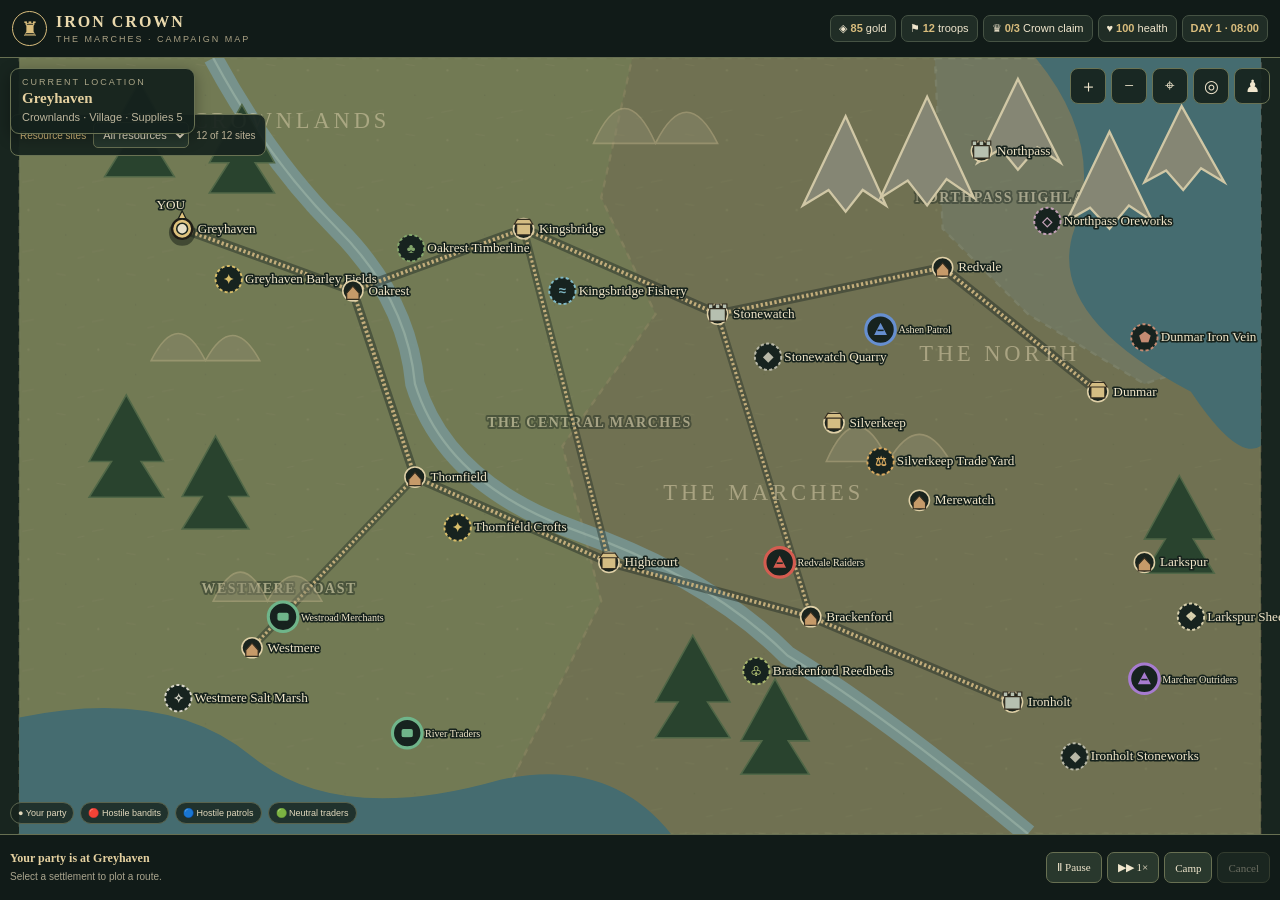
<file: index.html>
<!doctype html>
<html lang="en">
<head>
<meta charset="utf-8">
<meta name="viewport" content="width=device-width,initial-scale=1,maximum-scale=1,user-scalable=no">
<meta name="theme-color" content="#18251f">
<meta name="mobile-web-app-capable" content="yes">
<meta name="apple-mobile-web-app-capable" content="yes">
<meta name="apple-mobile-web-app-status-bar-style" content="black-translucent">
<meta name="apple-mobile-web-app-title" content="IRON CROWN">
<link rel="manifest" href="./manifest.webmanifest">
<link rel="icon" type="image/svg+xml" href="./icon.svg">
<link rel="apple-touch-icon" href="./icon.svg">
<title>IRON CROWN — The Marches</title>
<link rel="stylesheet" href="./styles/main.css">
<link rel="stylesheet" href="./styles/battle.css">

</head>
<body>
<div id="app">
<header class="top">
 <div class="brand"><div class="sigil">♜</div><div><strong>IRON CROWN</strong><small>THE MARCHES · CAMPAIGN MAP</small></div></div>
 <div class="stats"><div class="stat">◈ <b id="gold">85</b> gold</div><div class="stat">⚑ <b id="troops">12</b> troops</div><div class="stat">♛ <b id="crownProgress">0/3</b> Crown claim</div><div class="stat hide">♥ <b id="health">100</b> health</div><div class="stat"><b id="clock">DAY 1 · 08:00</b></div></div>
</header>
<main class="main">
 <div class="map-wrap" id="mapWrap" tabindex="0" aria-label="Campaign map">
 <svg id="map" viewBox="0 0 1600 1000" aria-label="Interactive map of the Marches">
 <defs>
  <pattern id="grain" width="90" height="90" patternUnits="userSpaceOnUse"><circle cx="12" cy="16" r="1.4" fill="#e4d5a9" opacity=".12"/><circle cx="60" cy="48" r="1" fill="#19251c" opacity=".12"/><path d="M4 70l15 -3M48 8l12 2M75 78l9 -2" stroke="#e4d5a9" opacity=".07"/></pattern>
  <pattern id="fields" width="38" height="38" patternUnits="userSpaceOnUse"><path d="M0 32L32 0M10 38L38 10" stroke="#b8a36e" stroke-width="1" opacity=".16"/></pattern>
 </defs>
 <g id="world">
  <rect width="1600" height="1000" fill="#687553"/><rect width="1600" height="1000" fill="url(#grain)"/>
  <path d="M0 0H790L750 180 820 330 700 500 750 700 600 1000H0Z" fill="#b79b62" opacity=".13" stroke="#d3bd82" stroke-dasharray="9 8" stroke-width="3"/>
  <path d="M790 0H1600V1000H600L750 700 700 500 820 330 750 180Z" fill="#a55e4d" opacity=".13" stroke="#d08b70" stroke-dasharray="9 8" stroke-width="3"/>
  <path d="M1180 0H1600V370L1450 420 1300 330 1190 220Z" fill="#7796a1" opacity=".18" stroke="#a9c2c8" stroke-dasharray="9 8" stroke-width="3"/>
  <path d="M0 850Q190 810 300 900T620 930Q760 900 840 1000H0Z" fill="#456c70"/><path d="M1310 0Q1400 110 1360 220T1510 430Q1570 520 1600 500V0Z" fill="#456c70"/>
  <path d="M250 0Q320 130 410 220T510 420Q550 550 720 610T990 770Q1120 850 1300 1000" fill="none" stroke="#78999a" stroke-width="25" opacity=".8"/>
  <path d="M250 0Q320 130 410 220T510 420Q550 550 720 610T990 770Q1120 850 1300 1000" fill="none" stroke="#b1c8b6" stroke-width="3" opacity=".4"/>
  <g id="terrain"></g>
  <g id="regionLandmarks" aria-hidden="true" pointer-events="none">
   <text x="335" y="690" class="region-landmark">WESTMERE COAST</text>
   <text x="735" y="475" class="region-landmark">THE CENTRAL MARCHES</text>
   <text x="1285" y="185" class="region-landmark">NORTHPASS HIGHLANDS</text>
  </g>
  <g id="roads">
   <path d="M210 220L430 300L650 220L900 330L1190 270L1390 430" stroke="#263128" stroke-width="12" fill="none" opacity=".5"/>
   <path d="M210 220L430 300L650 220L900 330L1190 270L1390 430" stroke="#c2ad7b" stroke-width="5" fill="none" stroke-dasharray="3 3"/>
   <path d="M430 300L510 540L760 650L1020 720L1280 830" stroke="#263128" stroke-width="12" fill="none" opacity=".5"/>
   <path d="M430 300L510 540L760 650L1020 720L1280 830" stroke="#c2ad7b" stroke-width="5" fill="none" stroke-dasharray="3 3"/>
   <path d="M650 220L760 650M900 330L1020 720M510 540L300 760" stroke="#263128" stroke-width="10" fill="none" opacity=".45"/>
   <path d="M650 220L760 650M900 330L1020 720M510 540L300 760" stroke="#c2ad7b" stroke-width="4" fill="none" stroke-dasharray="3 3"/>
  </g>
  <g id="hills" fill="#8b896b" stroke="#c1b38b" stroke-width="2" opacity=".48">
   <path d="M170 390q35 -70 70 0q35 -65 70 0z"/><path d="M740 110q40 -90 80 0q40 -80 80 0z"/><path d="M1040 520q40 -90 80 0q40 -70 80 0z"/><path d="M250 700q35 -75 70 0q35 -65 70 0z"/>
  </g>
  <g id="mountains" fill="#858674" stroke="#d0c7a5" stroke-width="3">
   <path d="M1010 190l55 -115 52 115-30 -20-22 28-22 -28z"/><path d="M1110 180l60 -130 60 130-35 -24-25 34-25 -32z"/><path d="M1235 135l52 -108 55 108-30 -20-25 29-22 -27z"/><path d="M1350 210l55 -115 55 115-30 -20-25 30-25 -27z"/><path d="M1450 160l48 -98 55 98-30 -18-23 28-22 -25z"/>
  </g>
  <g id="forest" fill="#29432e" stroke="#506747" stroke-width="2">
   <path d="M110 110l45 -80 45 80h-27l27 43h-90l27 -43z"/><path d="M245 135l42 -75 42 75h-25l25 39h-84l25 -39z"/><path d="M90 520l48 -86 48 86h-29l29 46H90l29 -46z"/><path d="M210 565l43 -78 43 78h-26l26 42h-86l26 -42z"/>
   <path d="M820 830l48 -86 48 86h-29l29 46h-96l29 -46z"/><path d="M930 880l44 -80 44 80h-27l27 43h-88l27 -43z"/><path d="M1450 620l45 -82 45 82h-27l27 44h-90l27 -44z"/>
  </g>
  <g fill="#e2d5b1" opacity=".5" font-family="Georgia" font-size="29" letter-spacing="5"><text x="140" y="90">THE CROWNLANDS</text><text x="830" y="570">THE MARCHES</text><text x="1160" y="390">THE NORTH</text></g>
  <g id="roadParties"></g><g id="resourceSites"></g><g id="settlements"></g><g id="route"></g><g id="discoveries"></g><g id="player"></g>
 </g></svg>
 </div>
 <div class="resource-filter" aria-label="Map resource filters"><label for="resourceFilter">Resource sites</label><select id="resourceFilter"><option value="all">All resources</option><option value="grain">Grain</option><option value="timber">Timber</option><option value="fish">Fish</option><option value="stone">Stone</option><option value="salt">Salt</option><option value="reeds">Reeds</option><option value="iron">Iron</option><option value="ore">Ore</option><option value="wool">Wool</option><option value="trade">Trade</option></select><span id="resourceCount" aria-live="polite">12 of 12 sites</span></div>
 <div class="hud"><div class="eyebrow">Current location</div><strong id="currentName">Greyhaven</strong><span id="currentSub">Crownlands · Village</span></div>
 <div class="tools"><button class="tool" id="zoomIn" aria-label="Zoom in">＋</button><button class="tool" id="zoomOut" aria-label="Zoom out">−</button><button class="tool" id="center" aria-label="Center map">⌖</button><button class="tool" id="roamMode" aria-label="Toggle off-road destination">◎</button><button class="tool company-tool" id="companyButton" aria-label="Open company roster" title="Company roster">♟</button><button class="tool explore-tool" id="explore" aria-label="Explore nearby location" title="Explore nearby location">⚑</button></div>
 <div class="legend"><span>● Your party</span><span>🔴 Hostile bandits</span><span>🔵 Hostile patrols</span><span>🟢 Neutral traders</span></div>
 <section class="drawer" id="drawer">
  <div class="drawer-head"><div><div class="eyebrow" id="kindLabel">Settlement</div><h2 id="placeName">Greyhaven</h2><span class="tag" id="placeTag">Village</span></div><button class="close" id="close">×</button></div>
  <p id="description"></p><div class="row"><span>Kingdom</span><b id="faction"></b></div><div class="row"><span>Prosperity</span><b id="prosperity"></b></div><div class="row"><span>Garrison</span><b id="garrison"></b></div><div class="row"><span>Distance</span><b id="distance"></b></div>
  <div class="row"><span>Political standing</span><b id="houseStanding">No audience held</b></div><button class="action" id="audience" style="width:100%;margin-top:7px;display:none">Request noble audience</button>
  <button class="action primary" id="travel" style="width:100%;margin-top:12px">Travel here</button><button class="action" id="visit" style="width:100%;margin-top:7px">Visit settlement</button>
 </section>
 <section class="resource-panel" id="resourcePanel" role="region" aria-labelledby="resourcePanelName" aria-hidden="true">
  <div class="drawer-head"><div><div class="eyebrow">Resource site</div><h2 id="resourcePanelName">Resource site</h2><span class="tag" id="resourcePanelType">Type</span></div><button class="close" id="resourcePanelClose" aria-label="Close resource information">×</button></div>
  <p id="resourcePanelDescription"></p>
  <div class="row"><span>Availability</span><b id="resourcePanelAvailability"></b></div>
  <div class="row"><span>Nearest settlement</span><b id="resourcePanelNear"></b></div>
  <div class="row"><span>Site stock</span><b id="resourcePanelStock">—</b></div>
  <div class="row"><span>Carried material</span><b id="resourcePanelOwned">—</b></div>
  <div class="row"><span>Distance</span><b id="resourcePanelDistance">—</b></div>
  <p id="resourcePanelStatus" class="resource-status" aria-live="polite" aria-atomic="true"></p>
  <div class="resource-actions"><button type="button" class="action primary" id="resourceGather" disabled>Gather materials</button><button type="button" class="action" id="resourceTravel" disabled>Travel to site</button></div>
  <p class="resource-note">Gather up to 3 units per hour within 45 map units. Carrying capacity: 99 per material. Trade yards are not gatherable.</p>
 </section>
 <section class="town-panel" id="townPanel" aria-labelledby="townTitle" aria-hidden="true">
  <div class="town-head"><div><div class="eyebrow">Settlement activities</div><h2 id="townTitle">Greyhaven</h2><p id="townDescription"></p></div><button class="close" id="townClose" aria-label="Leave settlement">×</button></div>
  <div class="town-balance"><span>Gold <b id="townGold">0</b></span><span>Supplies <b id="townSupplies">0</b></span><span>Troops <b id="townTroops">0</b></span></div>
  <div class="town-section"><h3>Marketplace</h3><p>Buy provisions for the road or sell surplus supplies.</p><div class="town-actions"><button class="action primary" id="buySupplies">Buy 5 supplies · 10 gold</button><button class="action" id="sellSupplies">Sell 5 supplies · 5 gold</button></div></div>
  <div class="town-section" id="recruitSection"><h3>Recruitment</h3><p>Hire one available soldier for 10 gold.</p><button class="action" id="recruitSoldier">Recruit 1 soldier · 10 gold</button><div class="named-recruit-section" id="namedRecruitSection" style="display:none"><h4>Notable companions &amp; specialists</h4><p>Notable people may join your company for a negotiated price. Each person can be recruited only once.</p><div id="namedRecruitList" class="named-recruit-list"></div></div></div>
  <div class="town-section" id="blacksmithSection" style="display:none"><h3>Blacksmith</h3><p>Choose equipment for your company. Each item can only be purchased once.</p><div class="town-actions"><button class="action" id="buy-worn-sword">Worn sword · 18 gold</button><button class="action" id="buy-iron-sword">Iron sword · 35 gold</button><button class="action" id="buy-padded-armour">Padded armour · 28 gold</button><button class="action" id="buy-round-shield">Round shield · 25 gold</button></div></div>
  <div class="town-section"><h3>Inventory &amp; equipment</h3><p id="equipmentStats">Equipment bonuses · Attack +1 · Defence +1</p><div id="inventoryList" class="inventory-list"></div></div>
  <div class="town-section"><h3>Tavern</h3><p>Rest for an hour and recover some health. Costs 5 gold.</p><button class="action" id="tavernRest">Rest at the tavern · 5 gold</button></div>
  <p class="town-note" id="townNote" aria-live="polite">Your business here will be recorded in your campaign.</p>
 </section>
 <section class="town-panel company-panel" id="companyPanel" aria-labelledby="companyTitle" aria-hidden="true">
  <div class="town-head"><div><div class="eyebrow">Your company</div><h2 id="companyTitle">Party &amp; companions</h2><p>Assign named recruits to the active party. Generic soldiers remain a separate troop count.</p></div><button class="close" id="companyClose" aria-label="Close company roster">×</button></div>
  <div class="town-balance"><span>Active party <b id="activePartyCount">0/4</b></span><span>Named roster <b id="rosterCount">0</b></span><span>Generic troops <b id="companyTroops">12</b></span></div>
  <div class="town-section"><h3>Active party</h3><p>Up to four named characters can travel with your active company.</p><div id="activePartyList" class="named-recruit-list"></div></div>
  <div class="town-section"><h3>Available recruits</h3><p>Characters not currently assigned to the active party.</p><div id="availablePartyList" class="named-recruit-list"></div></div>
  <div class="town-section"><h3>Daily companion pay</h3><p>Pay 5 gold per active named companion once each campaign day. Coin-motivated companions value reliable pay especially highly.</p><button type="button" class="action" id="payCompanions" aria-describedby="companyNote" disabled>Pay active companions · 5 gold each</button></div>
  <div class="town-section"><h3>Camp training</h3><p>Train active named companions while camped. Training costs 2 supplies and advances campaign time by one hour.</p><button type="button" class="action" id="trainCompanions" aria-describedby="companyNote" disabled>Train active companions · 2 supplies</button></div>
  <p class="town-note" id="companyNote" aria-live="polite">Named active-party characters take part in hostile encounters. Train them at camp; rest for two hours to recover wounded companions before reassigning them.</p>
 </section>

 <div class="toast" id="toast"></div>
</main>
 <section id="battleOverlay" class="battle-overlay" aria-hidden="true" hidden>
  <div class="battle-dialog" role="dialog" aria-modal="true" aria-labelledby="battleTitle">
   <header class="battle-header">
    <div><div class="eyebrow">Hostile encounter</div><h2 id="battleTitle">Battle at the frontier</h2><p id="battleSubtitle">Lead your companions and hold the line.</p></div>
    <div class="battle-header-actions"><button type="button" id="battlePause" class="battle-pause" aria-pressed="false">Pause battle</button><button type="button" id="battleRetreat" class="battle-retreat">Retreat</button></div>
   </header>
   <div class="battle-stats" aria-label="Battle status">
    <div><span>Commander</span><b id="battleHeroHealth">100/100</b></div>
    <div><span>Warband</span><b id="battleFriendlyCount">0</b></div>
    <div><span>Hostiles</span><b id="battleEnemyCount">0</b></div>
    <div><span>Order</span><b id="battleOrder">Advance</b></div>
   </div>
   <div class="battle-stage"><canvas id="battleCanvas" width="1000" height="620" tabindex="0" role="img" aria-label="Battlefield view. Use WASD or arrow keys to move and Space to attack."></canvas></div>
   <div class="battle-controls">
    <div class="battle-pad" role="group" aria-label="Commander movement">
     <span aria-hidden="true"></span><button type="button" data-battle-move="up" aria-label="Move up">▲</button><span aria-hidden="true"></span>
     <button type="button" data-battle-move="left" aria-label="Move left">◀</button><button type="button" data-battle-move="down" aria-label="Move down">▼</button><button type="button" data-battle-move="right" aria-label="Move right">▶</button>
    </div>
    <div class="battle-actions" role="group" aria-label="Battle commands">
     <button type="button" id="battleAttack" class="battle-primary">Attack</button>
     <button type="button" data-battle-order="advance">Advance</button>
     <button type="button" data-battle-order="hold">Hold</button>
     <button type="button" data-battle-order="regroup">Regroup</button>
    </div>
   </div>
   <p id="battleMessage" class="battle-message" aria-live="polite">Use WASD or arrow keys to move. Space attacks.</p>
   <section id="battleResult" class="battle-result" aria-labelledby="battleResultTitle" hidden>
    <h3 id="battleResultTitle">Victory</h3><p id="battleResultText"></p>
    <button type="button" id="battleContinue" class="battle-primary">Return to campaign</button>
   </section>
  </div>
 </section>
<footer class="bottom"><div class="travel"><b id="travelTitle">Your party is at Greyhaven</b><small id="travelSub">Select a settlement to plot a route.</small></div><div class="actions"><button class="action" id="pause">Ⅱ Pause</button><button class="action" id="speed">▶▶ 1×</button><button class="action" id="camp">Camp</button><button class="action camp-rest" id="rest">Rest 2h</button><button class="action" id="cancel" disabled>Cancel</button></div></footer>
</div>
<script src="./js/data/world.js" defer></script>
<script src="./js/data/items.js" defer></script>
<script src="./js/data/recruits.js" defer></script>
<script src="./js/characters/campaign-roster.js" defer></script>
<script src="./js/characters/party.js" defer></script>
<script src="./js/characters/recruitment.js" defer></script>
<script src="./js/characters/campaign-recruitment.js" defer></script>
<script src="./js/core/campaign-time.js" defer></script>
<script src="./js/core/campaign-resources.js" defer></script>
<script src="./js/core/state.js" defer></script>
<script src="./js/core/save.js" defer></script>
<script src="./js/engine/event-bus.js" defer></script>
<script src="./js/engine/registry.js" defer></script>
<script src="./js/engine/module-manager.js" defer></script>
<script src="./js/engine/engine.js" defer></script>
<script src="./js/battle/battle-simulation.js" defer></script>
<script src="./js/characters/loyalty.js" defer></script>
<script src="./js/characters/campaign-loyalty-adapter.js" defer></script>
<script src="./js/characters/campaign-loyalty-runtime.js" defer></script>
<script src="./js/characters/campaign-training.js" defer></script>
<script src="./js/characters/campaign-payment.js" defer></script>
<script src="./js/characters/campaign-battle.js" defer></script>
<script src="./js/battle/battle-view.js" defer></script>
<script src="./js/game.js" defer></script>

</body>
</html>
</file>
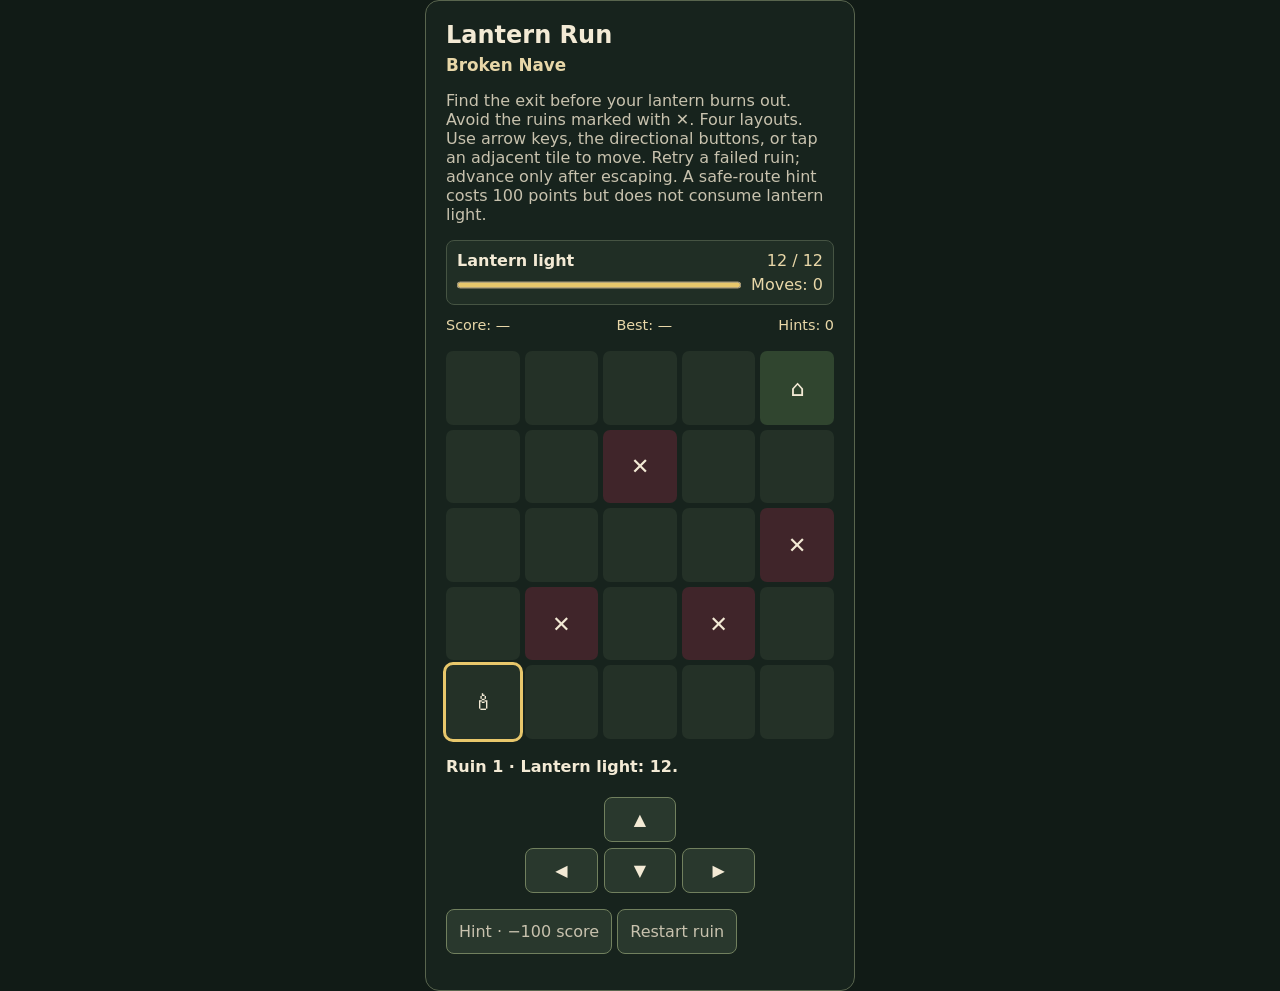
<file: side-game/lantern-run/index.html>
<!doctype html>
<html lang="en">
<head>
<meta charset="utf-8">
<meta name="viewport" content="width=device-width,initial-scale=1">
<title>Lantern Run</title>
<style>
body{margin:0;min-height:100vh;display:grid;place-items:center;background:#111b16;color:#f3ead5;font:16px system-ui,sans-serif}
main{box-sizing:border-box;width:min(92vw,430px);padding:20px;border:1px solid #59654e;border-radius:14px;background:#17231d}
h1{margin:0 0 6px;font-size:1.5rem}.level-name{margin:0 0 8px;color:#e8d7a8;font-size:1.05rem}p{color:#c8c2ae}
.grid{display:grid;grid-template-columns:repeat(5,1fr);gap:5px;margin:18px 0}
.grid:focus-visible{outline:3px solid #e8c76b;outline-offset:4px}
.cell{aspect-ratio:1;display:grid;place-items:center;border-radius:7px;background:#243127;font-size:1.4rem;cursor:pointer;touch-action:manipulation}
.player{outline:3px solid #e8c76b}.goal{background:#30452f}.trap{background:#40252a}
.controls{display:grid;grid-template-columns:repeat(3,1fr);gap:6px;max-width:230px;margin:auto}
.run-stats{display:grid;grid-template-columns:1fr auto;align-items:center;gap:5px 10px;margin:12px 0;padding:10px;border:1px solid #465443;border-radius:8px;background:#202e25}.run-stats label{font-weight:600}.run-stats progress{width:100%;height:14px;accent-color:#e8c76b}.run-stats output{font-variant-numeric:tabular-nums;color:#e8d7a8;text-align:right}.run-records{display:flex;justify-content:space-between;gap:8px;margin:8px 0;color:#e8d7a8;font-size:.9rem;font-variant-numeric:tabular-nums}.controls button,button{padding:12px;border:1px solid #71805e;border-radius:8px;background:#29382d;color:inherit;font:inherit;touch-action:manipulation}
.controls button:focus-visible,button:focus-visible{outline:3px solid #e8c76b;outline-offset:2px}
button:disabled{opacity:.5;cursor:not-allowed}
#status{min-height:2.5em;font-weight:600}
@media(max-width:360px){main{padding:14px}.grid{gap:3px}.cell{font-size:1.2rem}}
</style>
</head>
<body><main>
<h1>Lantern Run</h1>
<h2 id="levelName" class="level-name">Broken Nave</h2>
<p>Find the exit before your lantern burns out. Avoid the ruins marked with ✕. Four layouts. Use arrow keys, the directional buttons, or tap an adjacent tile to move. Retry a failed ruin; advance only after escaping. A safe-route hint costs 100 points but does not consume lantern light.</p>
<div class="run-stats" aria-label="Ruin status"><label for="lightMeter">Lantern light</label><output id="lightValue">12 / 12</output><progress id="lightMeter" max="12" value="12">12 of 12</progress><output id="moveCount">Moves: 0</output></div>
<div class="run-records" aria-label="Run records"><output id="scoreValue">Score: —</output><output id="bestScore">Best: —</output><output id="hintCount">Hints: 0</output></div>
<div id="grid" class="grid" role="grid" aria-label="Ruin board. Focus this board and use arrow keys to move." aria-rowcount="5" aria-colcount="5" tabindex="0" aria-keyshortcuts="ArrowUp ArrowDown ArrowLeft ArrowRight" aria-describedby="status"></div>
<div id="status" aria-live="polite" aria-atomic="true"></div>
<div class="controls" role="group" aria-label="Movement controls">
<span aria-hidden="true"></span><button data-move="up" aria-label="Move up">▲</button><span aria-hidden="true"></span>
<button data-move="left" aria-label="Move left">◀</button><button data-move="down" aria-label="Move down">▼</button><button data-move="right" aria-label="Move right">▶</button>
</div>
<p><button id="hint" aria-describedby="status" aria-label="Show a safe-route hint; costs 100 points">Hint · −100 score</button> <button id="restart">Restart ruin</button></p>
<script src="game-state.js"></script>
<script src="progress.js"></script>
<script>
(()=>{
'use strict';
const grid=document.getElementById('grid'),status=document.getElementById('status'),levelName=document.getElementById('levelName'),hintButton=document.getElementById('hint'),restartButton=document.getElementById('restart'),lightMeter=document.getElementById('lightMeter'),lightValue=document.getElementById('lightValue'),moveCount=document.getElementById('moveCount'),scoreValue=document.getElementById('scoreValue'),bestScore=document.getElementById('bestScore'),hintCount=document.getElementById('hintCount');
const api=window.LanternRunState;
let progress=null;
try{
 if(window.LanternRunProgress){
  try{progress=window.LanternRunProgress.create(window.localStorage)}
  catch(_){progress=window.LanternRunProgress.create(null)}
 }
}catch(_){progress=null}
if(!api){
 status.textContent='The game could not start. Reload the page to try again.';
 document.querySelectorAll('button[data-move]').forEach(button=>button.disabled=true);
 const hint=document.getElementById('hint');if(hint)hint.disabled=true;
 return;
}
let state,recordedForRun=false;
function message(s){
 const prefix='Ruin '+(s.level+1)+' · ';
 if(!s.ended)return prefix+'Lantern light: '+s.light+'.';
 if(s.outcome==='escaped')return prefix+'You escaped with '+Math.max(0,s.light)+' light remaining. Score: '+api.score(s)+'.';
 if(s.outcome==='trapped')return prefix+'The ruins close around your path. Run ended.';
 return prefix+'Your lantern goes dark. Run ended.';
}
function render(){
 const selectedLevelName=api.levelName(state.level);
 if(levelName&&levelName.textContent!==selectedLevelName)levelName.textContent=selectedLevelName;
 grid.replaceChildren();
 for(let y=0;y<api.SIZE;y++)for(let x=0;x<api.SIZE;x++){
  const cell=document.createElement('div'),kind=api.cellKind(x,y,state.level);
  cell.className='cell';cell.setAttribute('role','gridcell');cell.setAttribute('data-x',String(x));cell.setAttribute('data-y',String(y));
  cell.addEventListener('click',()=>{
   if(state.ended)return;
   const dx=x-state.x,dy=y-state.y;
   const direction=Math.abs(dx)+Math.abs(dy)===1?(dx===1?'right':dx===-1?'left':dy===1?'down':'up'):null;
   if(!direction){status.textContent='Tap an adjacent tile to move.';return;}
   move(direction);
  });
  if(kind==='goal'){cell.classList.add('goal');cell.textContent='⌂'}
  if(kind==='trap'){cell.classList.add('trap');cell.textContent='✕'}
  const isPlayer=x===state.x&&y===state.y;
  if(isPlayer){cell.classList.add('player');cell.textContent='🕯';cell.setAttribute('aria-current','location')}
  cell.setAttribute('aria-label',(isPlayer?'Your position, ':'')+api.cellLabel(x,y,state.level)+', row '+(y+1)+', column '+(x+1));
  grid.append(cell);
 }
 status.textContent=message(state);
 lightMeter.value=Math.max(0,Math.min(12,state.light));
 lightMeter.setAttribute('aria-valuetext',Math.max(0,state.light)+' of 12 lantern light remaining');
 lightValue.textContent=Math.max(0,state.light)+' / 12';
 moveCount.textContent='Moves: '+state.moves;
 hintCount.textContent='Hints: '+(Number.isInteger(state.hintsUsed)?state.hintsUsed:0);
 const score=api.score(state);
 scoreValue.textContent='Score: '+(score===null?'—':score);
 const best=progress?progress.best(state.level):null;
 bestScore.textContent='Best: '+(best===null?'—':best);
 if(state.ended&&state.outcome==='escaped'&&!recordedForRun){
  recordedForRun=true;
  const record=progress?progress.record(state.level,score):{updated:false,persisted:false};
  const currentBest=progress?progress.best(state.level):null;
  bestScore.textContent='Best: '+(currentBest===null?'—':currentBest);
  if(record.updated)status.textContent+=' '+(record.persisted?'New personal best saved: ':'New session best: ')+score+'.';
 }
 document.querySelectorAll('button[data-move]').forEach(button=>button.disabled=state.ended);
 hintButton.disabled=state.ended||!api.hint(state);
 restartButton.textContent=state.ended?(state.outcome==='escaped'?'Next ruin':'Try again'):'Restart ruin';
}
function reset(){
 let level=state?state.level:0;
 if(state&&state.ended&&state.outcome==='escaped')level=(state.level+1)%api.LEVEL_COUNT;
 recordedForRun=false;state=api.initial(level);render();
}
function move(dir){
 if(state.ended)return;
 const before=state;
 state=api.move(state,dir);
 if(state===before){status.textContent='The darkness blocks that way.';return;}
 render();
}
document.querySelectorAll('[data-move]').forEach(button=>button.addEventListener('click',()=>move(button.dataset.move)));
document.addEventListener('keydown',event=>{
 const target=event.target;
 if(event.defaultPrevented||event.altKey||event.ctrlKey||event.metaKey||target.isContentEditable||/^(INPUT|TEXTAREA|SELECT|BUTTON)$/.test(target.tagName))return;
 const direction={ArrowUp:'up',ArrowDown:'down',ArrowLeft:'left',ArrowRight:'right'}[event.key];
 if(direction){event.preventDefault();move(direction);}
});
hintButton.addEventListener('click',()=>{
 const direction=api.hint(state);
 if(direction){state=api.useHint(state);render();status.textContent='Hint: move '+direction+'. This does not consume lantern light, but reduces your final score.';}
 else status.textContent='No safe route remains within the current lantern light.';
});
document.getElementById('restart').addEventListener('click',reset);
reset();
})();
</script></main></body></html>
</file>
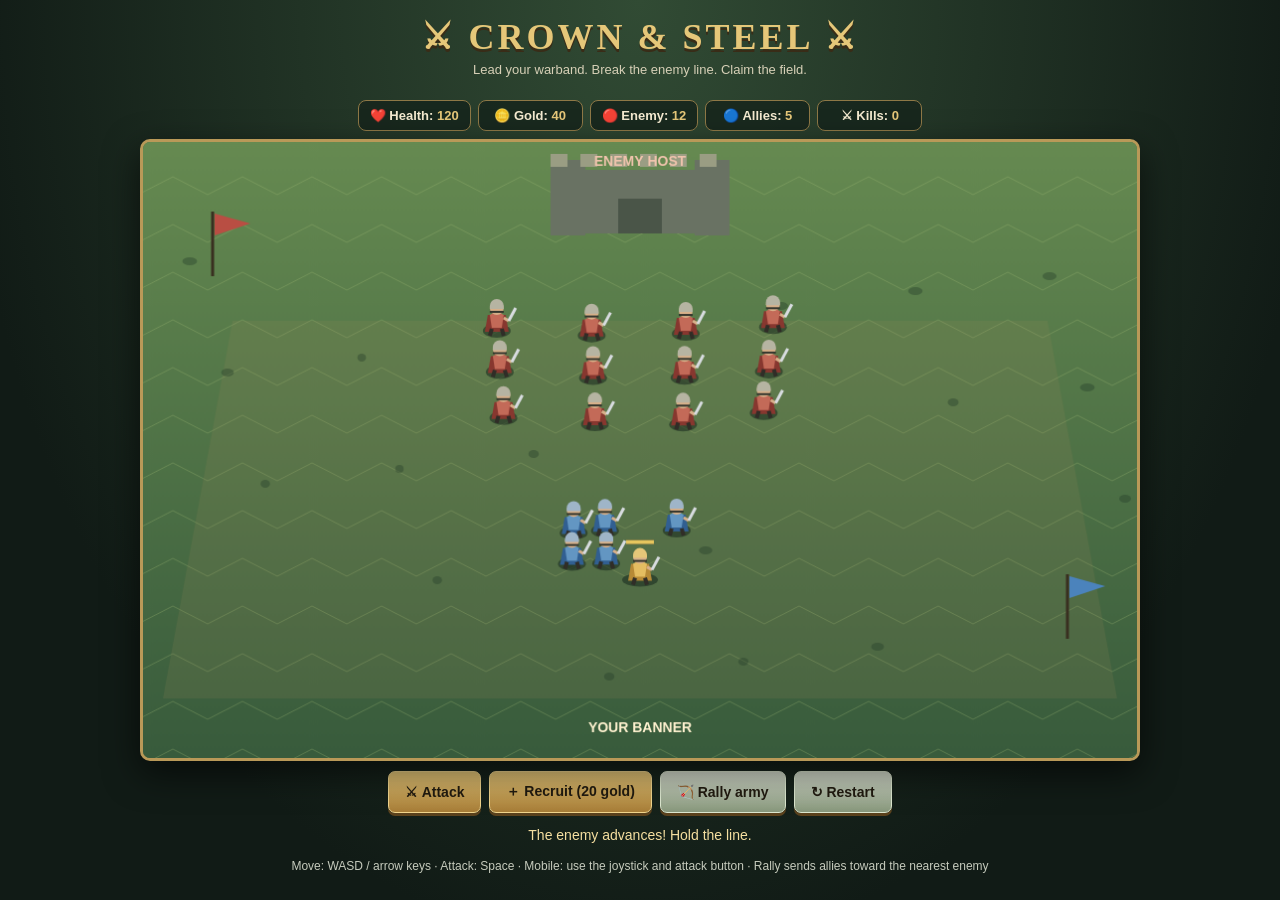
<file: prototypes/crown-and-steel-battlefield-uploaded-original.html>
<!DOCTYPE html>
<html lang="en">
<head>
<meta charset="UTF-8">
<meta name="viewport" content="width=device-width, initial-scale=1, maximum-scale=1, user-scalable=no">
<title>Crown & Steel — Battlefield</title>
<style>
:root{--gold:#e5c779;--panel:#17251c;--line:#9d8149}
*{box-sizing:border-box}
body{margin:0;background:radial-gradient(ellipse at top,#314b34,#111b16 75%);color:#f4ead0;font-family:Georgia,serif;text-align:center;min-height:100vh}
header{padding:12px 10px 5px}
h1{margin:4px 0;color:var(--gold);font-size:clamp(24px,5vw,36px);letter-spacing:3px;text-shadow:0 3px #392c17}
header p{margin:4px 0 10px;color:#d7d0b7;font:13px Arial,sans-serif}
#hud{display:flex;flex-wrap:wrap;justify-content:center;gap:7px;padding:8px 10px;max-width:1000px;margin:auto}
.stat{background:#17251cdd;border:1px solid #8e7846;border-radius:8px;padding:7px 11px;font: bold 13px Arial,sans-serif;min-width:105px}
.stat b{color:var(--gold)}
#stage{position:relative;width:min(96vw,1000px);margin:0 auto;border:3px solid #b99958;border-radius:10px;overflow:hidden;box-shadow:0 12px 35px #0009;background:#486b43}
canvas{display:block;width:100%;height:auto;touch-action:none}
#controls{display:flex;justify-content:center;gap:8px;flex-wrap:wrap;padding:10px}
button{border:1px solid #f1d58d;border-radius:7px;background:linear-gradient(#e7c879,#a77d37);color:#211b10;padding:11px 16px;font-weight:bold;font-size:14px;cursor:pointer;box-shadow:0 3px #5b421d;touch-action:manipulation}
button:active{transform:translateY(2px);box-shadow:0 1px #5b421d}
button.secondary{background:linear-gradient(#d8dfd0,#87977b);border-color:#dce7cf}
#message{min-height:22px;margin:4px auto 10px;padding:0 12px;color:#f5dfa0;font:14px Arial,sans-serif}
#help{color:#c6cbbd;font:12px Arial,sans-serif;margin:0 10px 16px}
#touchUI{position:absolute;inset:auto 12px 12px;display:none;justify-content:space-between;align-items:end;pointer-events:none}
#stickBase{width:112px;height:112px;border-radius:50%;background:#17251c99;border:2px solid #e5c77999;position:relative;pointer-events:auto;touch-action:none}
#stick{position:absolute;width:42px;height:42px;left:33px;top:33px;border-radius:50%;background:#e5c779cc;border:2px solid #fff1}
#touchActions{display:flex;gap:8px;align-items:end;pointer-events:auto}
.touchBtn{width:72px;height:72px;border-radius:50%;padding:5px;font-size:12px}
#overlay{position:absolute;inset:0;background:#101a13d9;display:none;align-items:center;justify-content:center;flex-direction:column;padding:20px}
#overlay h2{font-size:clamp(30px,7vw,54px);color:var(--gold);margin:0 0 8px;text-shadow:0 4px #000}
#overlay p{font:15px Arial,sans-serif;max-width:400px;line-height:1.5}
@media (pointer:coarse),(max-width:700px){#touchUI{display:flex}#help{max-width:700px}#controls button{padding:10px 12px}}
@media (hover:none) and (pointer:coarse){#help .desktop{display:none}}
</style>
</head>
<body>
<header><h1>⚔ CROWN &amp; STEEL ⚔</h1><p>Lead your warband. Break the enemy line. Claim the field.</p></header>
<div id="hud">
 <div class="stat">❤️ Health: <b id="health">100</b></div>
 <div class="stat">🪙 Gold: <b id="gold">40</b></div>
 <div class="stat">🔴 Enemy: <b id="enemyCount">12</b></div>
 <div class="stat">🔵 Allies: <b id="allyCount">5</b></div>
 <div class="stat">⚔ Kills: <b id="kills">0</b></div>
</div>
<div id="stage">
 <canvas id="game" width="1000" height="620" aria-label="Crown and Steel battlefield"></canvas>
 <div id="touchUI">
  <div id="stickBase"><div id="stick"></div></div>
  <div id="touchActions"><button class="touchBtn" id="touchAttack">⚔<br>ATTACK</button><button class="touchBtn" id="touchOrder">🏹<br>RALLY</button></div>
 </div>
 <div id="overlay"><h2 id="resultTitle">VICTORY!</h2><p id="resultText">The enemy has broken.</p><button onclick="resetGame()">Fight again</button></div>
</div>
<div id="controls">
 <button onclick="attack()">⚔ Attack</button>
 <button onclick="recruit()">＋ Recruit (20 gold)</button>
 <button class="secondary" onclick="rally()">🏹 Rally army</button>
 <button class="secondary" onclick="resetGame()">↻ Restart</button>
</div>
<p id="message">Your warband awaits your command.</p>
<p id="help"><span class="desktop">Move: WASD / arrow keys · Attack: Space</span> · Mobile: use the joystick and attack button · Rally sends allies toward the nearest enemy</p>
<script>
const canvas=document.getElementById('game'),ctx=canvas.getContext('2d');
const W=canvas.width,H=canvas.height;
const $=id=>document.getElementById(id);
let player,enemies,allies,gold,kills,over,keys={},last=0,particles=[],shake=0, rallyMode=false;
const rand=(a,b)=>a+Math.random()*(b-a);
const clamp=(v,a,b)=>Math.max(a,Math.min(b,v));
const alive=a=>a.filter(x=>x.hp>0);
function soldier(x,y,team,hp=55,kind='foot'){
 return {x,y,hp,maxHp:hp,team,kind,attackCd:rand(0,.6),swing:0,hitFlash:0,phase:rand(0,6),target:null};
}
function resetGame(){
 player={...soldier(500,430,'hero',120,'hero'),speed:205,attackCd:0,dir:0};
 allies=[];enemies=[];particles=[];gold=40;kills=0;over=false;shake=0;rallyMode=false;
 // Friendly line starts behind the hero.
 for(let i=0;i<5;i++) allies.push(soldier(420+(i%3)*55,485+Math.floor(i/3)*34,'blue',62));
 // Enemy army approaches in a loose shield wall.
 for(let i=0;i<12;i++) enemies.push(soldier(330+(i%4)*112,105+Math.floor(i/4)*45,'red',58));
 $('overlay').style.display='none';$('message').textContent='The enemy advances! Hold the line.';
 updateHud();
}
function updateHud(){
 $('health').textContent=Math.max(0,Math.ceil(player.hp));
 $('gold').textContent=gold;$('enemyCount').textContent=alive(enemies).length;
 $('allyCount').textContent=alive(allies).length;$('kills').textContent=kills;
}
function moveToward(a,b,speed,dt){
 const dx=b.x-a.x,dy=b.y-a.y,d=Math.hypot(dx,dy);
 if(d>0.1){a.x+=dx/d*speed*dt;a.y+=dy/d*speed*dt;}
 return d;
}
function nearest(from,list){
 let best=null,dist=Infinity;
 for(const x of list){if(x.hp<=0)continue;const d=Math.hypot(x.x-from.x,x.y-from.y);if(d<dist){dist=d;best=x;}}
 return best;
}
function burst(x,y,color,n=7){
 for(let i=0;i<n;i++)particles.push({x,y,vx:rand(-85,85),vy:rand(-100,35),life:rand(.2,.55),max:.55,color,size:rand(2,4)});
}
function damage(target,amount){
 if(target.hp<=0)return;
 target.hp-=amount;target.hitFlash=.13;shake=Math.max(shake,2.5);burst(target.x,target.y-8,'#f5d59b',4);
 if(target.hp<=0){
  burst(target.x,target.y,'#e8c16c',12);
  if(target.team==='red'){gold+=8;kills++;$('message').textContent='Enemy soldier defeated! +8 gold.';}
 }
}
function attack(){
 if(over||player.attackCd>0)return;
 player.attackCd=.48;player.swing=.24;
 const target=nearest(player,alive(enemies));
 if(target&&Math.hypot(target.x-player.x,target.y-player.y)<78){
  damage(target,37);$('message').textContent='Your hero strikes with the sword!';
 }else $('message').textContent='Move closer to an enemy before striking.';
}
function recruit(){
 if(over)return;
 if(gold<20){$('message').textContent='Not enough gold to recruit.';return;}
 if(alive(allies).length>=18){$('message').textContent='Your warband is at its limit.';return;}
 gold-=20;allies.push(soldier(player.x+rand(-35,35),player.y+rand(35,60),'blue',62));
 $('message').textContent='A fresh soldier joins your warband.';updateHud();
}
function rally(){if(over)return;rallyMode=!rallyMode;$('message').textContent=rallyMode?'Rally order active: allies aggressively pursue enemies.':'Allies return to normal formation behaviour.';}
function engage(unit,target,dt,damageAmount,range,speed){
 if(!target)return;
 const d=moveToward(unit,target,speed,dt);
 unit.attackCd=Math.max(0,unit.attackCd-dt);
 if(d<range&&unit.attackCd<=0){unit.attackCd=rand(.78,1.15);unit.swing=.2;damage(target,damageAmount);}
}
function update(dt){
 if(over)return;
 const speed=player.speed;
 let dx=(keys.d||keys.arrowright?1:0)-(keys.a||keys.arrowleft?1:0);
 let dy=(keys.s||keys.arrowdown?1:0)-(keys.w||keys.arrowup?1:0);
 dx+=joy.x;dy+=joy.y;
 const mag=Math.hypot(dx,dy);
 if(mag>.08){player.x+=dx/mag*speed*dt;player.y+=dy/mag*speed*dt;player.dir=Math.atan2(dy,dx);}
 player.x=clamp(player.x,24,W-24);player.y=clamp(player.y,95,H-28);
 player.attackCd=Math.max(0,player.attackCd-dt);player.swing=Math.max(0,player.swing-dt);
 // Allies select targets independently; the rally order increases their pursuit speed.
 for(let i=0;i<allies.length;i++){
  const a=allies[i];if(a.hp<=0)continue;
  const e=nearest(a,enemies);
  if(e)engage(a,e,dt,13,27,rallyMode?112:86);
  a.swing=Math.max(0,a.swing-dt);
 }
 // Enemy AI attacks the nearest living friendly unit.
 for(const e of enemies){
  if(e.hp<=0)continue;
  const targets=[player,...alive(allies)],t=nearest(e,targets);
  if(t)engage(e,t,dt,t===player?9:8,27,64);
  e.swing=Math.max(0,e.swing-dt);
 }
 for(const p of particles){p.x+=p.vx*dt;p.y+=p.vy*dt;p.vy+=180*dt;p.life-=dt;}
 particles=particles.filter(p=>p.life>0);
 shake=Math.max(0,shake-dt*12);
 if(player.hp<=0)finish(false);
 else if(alive(enemies).length===0)finish(true);
 else if(alive(allies).length===0&&player.hp<35)$('message').textContent='Your warband is nearly broken. Fall back or keep fighting!';
 updateHud();
}
function finish(win){
 over=true;$('overlay').style.display='flex';
 $('resultTitle').textContent=win?'VICTORY!':'DEFEAT';
 $('resultText').textContent=win?'The enemy line has collapsed. The field belongs to your banner. You earned '+gold+' gold.':'Your hero has fallen. Regroup your warband and try again.';
 $('message').textContent=win?'You conquered the battlefield!':'Your army has been defeated.';
}
function ellipse(x,y,rx,ry,color){ctx.fillStyle=color;ctx.beginPath();ctx.ellipse(x,y,rx,ry,0,0,Math.PI*2);ctx.fill();}
function drawTerrain(){
 const g=ctx.createLinearGradient(0,0,0,H);g.addColorStop(0,'#668a51');g.addColorStop(1,'#385b3c');ctx.fillStyle=g;ctx.fillRect(0,0,W,H);
 // faint isometric turf diamonds
 ctx.strokeStyle='#a3bd7650';ctx.lineWidth=1;
 for(let y=35;y<H;y+=48)for(let x=-40;x<W+60;x+=70){
  ctx.beginPath();ctx.moveTo(x,y);ctx.lineTo(x+35,y+18);ctx.lineTo(x+70,y);ctx.stroke();
 }
 // worn central battlefield track
 ctx.fillStyle='#9a895c28';ctx.beginPath();ctx.moveTo(90,180);ctx.lineTo(910,180);ctx.lineTo(980,560);ctx.lineTo(20,560);ctx.closePath();ctx.fill();
 // distant castle silhouette
 ctx.fillStyle='#697263';ctx.fillRect(425,28,150,64);ctx.fillRect(410,18,35,76);ctx.fillRect(555,18,35,76);
 ctx.fillStyle='#4a5548';ctx.fillRect(478,57,44,35);
 ctx.fillStyle='#9a9d83';for(let x=410;x<590;x+=30)ctx.fillRect(x,12,17,13);
 // scattered rocks and shrubs
 for(let i=0;i<18;i++){const x=(i*173+47)%W,y=120+(i*97)%470;ellipse(x,y,rand(4,8),4,'#263f2b66');}
 // banners
 ctx.strokeStyle='#392f20';ctx.lineWidth=3;ctx.beginPath();ctx.moveTo(70,135);ctx.lineTo(70,70);ctx.stroke();
 ctx.fillStyle='#b94e43';ctx.beginPath();ctx.moveTo(72,72);ctx.lineTo(108,82);ctx.lineTo(72,94);ctx.fill();
 ctx.strokeStyle='#392f20';ctx.beginPath();ctx.moveTo(930,500);ctx.lineTo(930,435);ctx.stroke();
 ctx.fillStyle='#4b83bc';ctx.beginPath();ctx.moveTo(932,437);ctx.lineTo(968,447);ctx.lineTo(932,459);ctx.fill();
}
function drawUnit(u){
 if(u.hp<=0)return;
 const bob=Math.sin(performanceNow/170+u.phase)*1.5;
 const hero=u.team==='hero',blue=u.team==='blue',x=u.x,y=u.y+bob;
 // shadow and ground depth
 ellipse(x,y+11,hero?18:14,7,'#14251c88');
 // body tunic with bevel shading
 ctx.fillStyle=blue?'#315f91':hero?'#b78a36':'#87372f';
 ctx.beginPath();ctx.moveTo(x-9,y-5);ctx.lineTo(x+9,y-5);ctx.lineTo(x+12,y+12);ctx.lineTo(x-12,y+12);ctx.closePath();ctx.fill();
 ctx.fillStyle=blue?'#6396c2':hero?'#e4bd61':'#c36a58';
 ctx.beginPath();ctx.moveTo(x-7,y-5);ctx.lineTo(x,y-9);ctx.lineTo(x+7,y-5);ctx.lineTo(x+5,y+8);ctx.lineTo(x-5,y+8);ctx.closePath();ctx.fill();
 // head, helmet and face
 ellipse(x,y-12,7,7,'#d8b18a');
 ctx.fillStyle=hero?'#e5c779':blue?'#9fb5c8':'#b6b4a2';
 ctx.beginPath();ctx.arc(x,y-14,7,Math.PI,Math.PI*2);ctx.lineTo(x+7,y-11);ctx.lineTo(x-7,y-11);ctx.fill();
 ctx.fillStyle='#33352d';ctx.fillRect(x-7,y-9,14,2);
 // legs
 ctx.strokeStyle='#302d27';ctx.lineWidth=4;ctx.beginPath();ctx.moveTo(x-5,y+9);ctx.lineTo(x-7,y+16);ctx.moveTo(x+5,y+9);ctx.lineTo(x+7,y+16);ctx.stroke();
 // sword arm and animated blade
 const swing=u.swing>0?Math.sin((u.swing/.24)*Math.PI)*.8:0;
 ctx.strokeStyle='#d8b18a';ctx.lineWidth=3;ctx.beginPath();ctx.moveTo(x+7,y-2);ctx.lineTo(x+12+swing*8,y+1-swing*11);ctx.stroke();
 ctx.strokeStyle='#d8dce0';ctx.lineWidth=3;ctx.beginPath();ctx.moveTo(x+12+swing*8,y+1-swing*11);ctx.lineTo(x+19+swing*14,y-12-swing*13);ctx.stroke();
 // hit flash
 if(u.hitFlash>0){u.hitFlash-=.016;ellipse(x,y-4,16,23,'#fff8');}
 // hp bar
 if(hero||u.hp<u.maxHp){ctx.fillStyle='#25251f';ctx.fillRect(x-14,y-29,28,4);ctx.fillStyle=hero?'#e7c65e':blue?'#6ca9dc':'#d56b58';ctx.fillRect(x-14,y-29,28*clamp(u.hp/u.maxHp,0,1),4);}
}
let performanceNow=0;
function draw(){
 performanceNow=performance.now();
 ctx.save();if(shake>0)ctx.translate(rand(-shake,shake),rand(-shake,shake));
 drawTerrain();
 // draw in y order to create depth
 const units=[...allies,...enemies,player].sort((a,b)=>a.y-b.y);
 for(const u of units)drawUnit(u);
 for(const p of particles){ctx.globalAlpha=clamp(p.life/p.max,0,1);ellipse(p.x,p.y,p.size,p.size,p.color);ctx.globalAlpha=1;}
 ctx.restore();
 // battle labels
 ctx.font='bold 14px Arial';ctx.fillStyle='#fff2d0';ctx.textAlign='center';ctx.fillText('YOUR BANNER',500,594);
 ctx.fillStyle='#f0c4ad';ctx.fillText('ENEMY HOST',500,24);
}
let joy={x:0,y:0};
const base=$('stickBase'),knob=$('stick');let stickPointer=null;
function setStick(e){
 const r=base.getBoundingClientRect(),cx=r.left+r.width/2,cy=r.top+r.height/2;
 let x=(e.clientX-cx)/(r.width*.34),y=(e.clientY-cy)/(r.height*.34),m=Math.hypot(x,y);
 if(m>1){x/=m;y/=m;}
 joy={x,y};knob.style.transform=`translate(${x*34}px,${y*34}px)`;
}
base.addEventListener('pointerdown',e=>{stickPointer=e.pointerId;base.setPointerCapture(e.pointerId);setStick(e);});
base.addEventListener('pointermove',e=>{if(e.pointerId===stickPointer)setStick(e);});
function releaseStick(e){if(e.pointerId!==stickPointer)return;stickPointer=null;joy={x:0,y:0};knob.style.transform='translate(0,0)';}
base.addEventListener('pointerup',releaseStick);base.addEventListener('pointercancel',releaseStick);
$('touchAttack').addEventListener('pointerdown',e=>{e.preventDefault();attack();});
$('touchOrder').addEventListener('pointerdown',e=>{e.preventDefault();rally();});
document.addEventListener('keydown',e=>{
 const k=e.key.toLowerCase();if([' ','arrowup','arrowdown','arrowleft','arrowright'].includes(k))e.preventDefault();
 keys[k]=true;if(k===' '&&!e.repeat)attack();
});
document.addEventListener('keyup',e=>keys[e.key.toLowerCase()]=false);
function loop(t){const dt=Math.min((t-last)/1000||0,.04);last=t;update(dt);draw();requestAnimationFrame(loop);}
resetGame();requestAnimationFrame(loop);
</script>
</body>
</html>
</file>
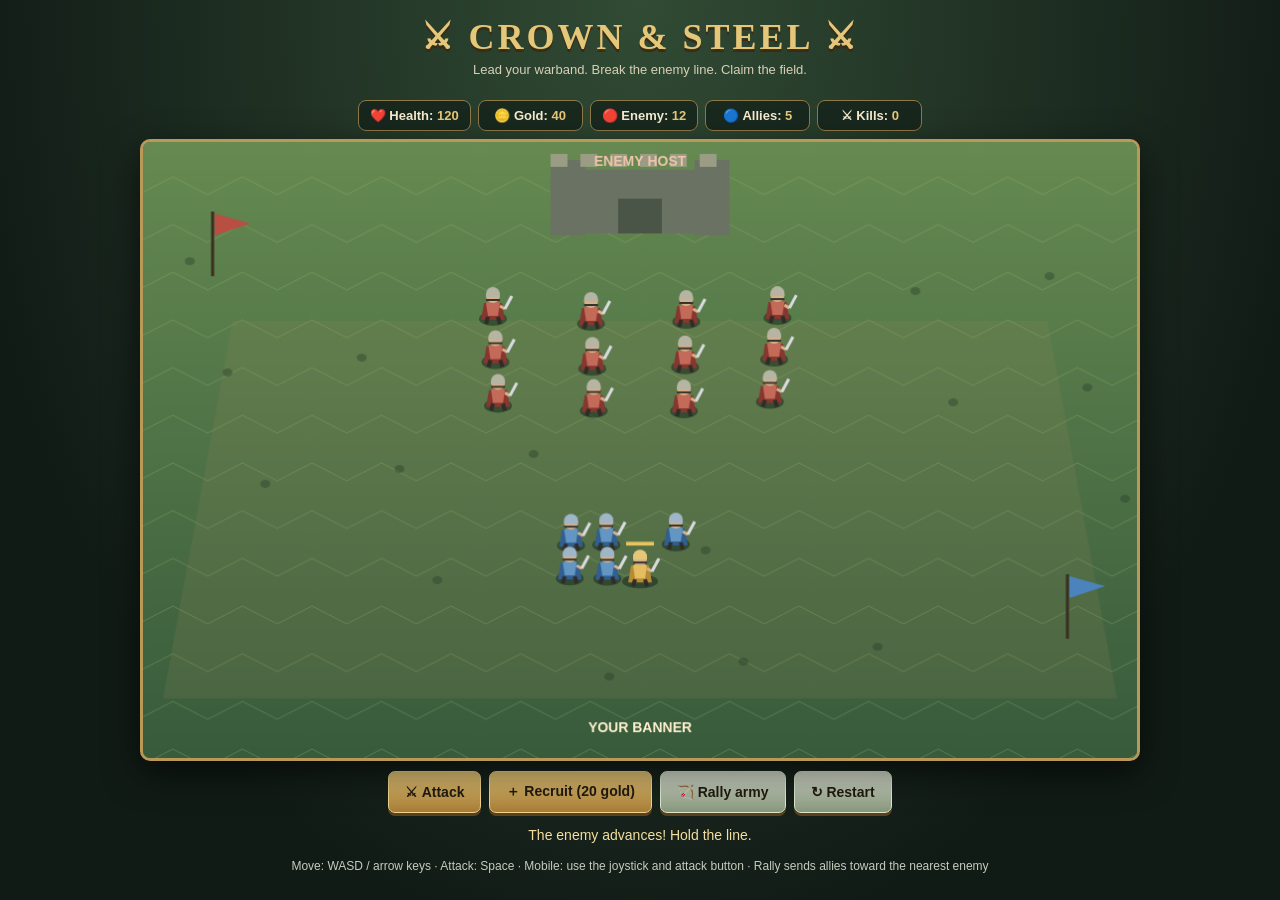
<file: prototypes/crown-and-steel-battlefield.html>
<!DOCTYPE html>
<html lang="en">
<head>
<meta charset="UTF-8">
<meta name="viewport" content="width=device-width, initial-scale=1, maximum-scale=1, user-scalable=no">
<title>Crown &amp; Steel — Battlefield</title>
<style>
:root{--gold:#e5c779;--panel:#17251c;--line:#9d8149}
*{box-sizing:border-box}
body{margin:0;background:radial-gradient(ellipse at top,#314b34,#111b16 75%);color:#f4ead0;font-family:Georgia,serif;text-align:center;min-height:100vh}
header{padding:12px 10px 5px}
h1{margin:4px 0;color:var(--gold);font-size:clamp(24px,5vw,36px);letter-spacing:3px;text-shadow:0 3px #392c17}
header p{margin:4px 0 10px;color:#d7d0b7;font:13px Arial,sans-serif}
#hud{display:flex;flex-wrap:wrap;justify-content:center;gap:7px;padding:8px 10px;max-width:1000px;margin:auto}
.stat{background:#17251cdd;border:1px solid #8e7846;border-radius:8px;padding:7px 11px;font:bold 13px Arial,sans-serif;min-width:105px}
.stat b{color:var(--gold)}
#stage{position:relative;width:min(96vw,1000px);margin:0 auto;border:3px solid #b99958;border-radius:10px;overflow:hidden;box-shadow:0 12px 35px #0009;background:#486b43}
canvas{display:block;width:100%;height:auto;touch-action:none}
#controls{display:flex;justify-content:center;gap:8px;flex-wrap:wrap;padding:10px}
button{border:1px solid #f1d58d;border-radius:7px;background:linear-gradient(#e7c879,#a77d37);color:#211b10;padding:11px 16px;font-weight:bold;font-size:14px;cursor:pointer;box-shadow:0 3px #5b421d;touch-action:manipulation}
button:active{transform:translateY(2px);box-shadow:0 1px #5b421d}
button.secondary{background:linear-gradient(#d8dfd0,#87977b);border-color:#dce7cf}
#message{min-height:22px;margin:4px auto 10px;padding:0 12px;color:#f5dfa0;font:14px Arial,sans-serif}
#help{color:#c6cbbd;font:12px Arial,sans-serif;margin:0 10px 16px}
#touchUI{position:absolute;inset:auto 12px 12px;display:none;justify-content:space-between;align-items:end;pointer-events:none}
#stickBase{width:112px;height:112px;border-radius:50%;background:#17251c99;border:2px solid #e5c77999;position:relative;pointer-events:auto;touch-action:none}
#stick{position:absolute;width:42px;height:42px;left:33px;top:33px;border-radius:50%;background:#e5c779cc;border:2px solid #fff1}
#touchActions{display:flex;gap:8px;align-items:end;pointer-events:auto}
.touchBtn{width:72px;height:72px;border-radius:50%;padding:5px;font-size:12px}
#overlay{position:absolute;inset:0;background:#101a13d9;display:none;align-items:center;justify-content:center;flex-direction:column;padding:20px}
#overlay h2{font-size:clamp(30px,7vw,54px);color:var(--gold);margin:0 0 8px;text-shadow:0 4px #000}
#overlay p{font:15px Arial,sans-serif;max-width:400px;line-height:1.5}
@media (pointer:coarse),(max-width:700px){#touchUI{display:flex}#help{max-width:700px}#controls button{padding:10px 12px}}
@media (hover:none) and (pointer:coarse){#help .desktop{display:none}}
</style>
</head>
<body>
<header><h1>⚔ CROWN &amp; STEEL ⚔</h1><p>Lead your warband. Break the enemy line. Claim the field.</p></header>
<div id="hud">
 <div class="stat">❤️ Health: <b id="health">100</b></div>
 <div class="stat">🪙 Gold: <b id="gold">40</b></div>
 <div class="stat">🔴 Enemy: <b id="enemyCount">12</b></div>
 <div class="stat">🔵 Allies: <b id="allyCount">5</b></div>
 <div class="stat">⚔ Kills: <b id="kills">0</b></div>
</div>
<div id="stage">
 <canvas id="game" width="1000" height="620" aria-label="Crown and Steel battlefield"></canvas>
 <div id="touchUI">
  <div id="stickBase"><div id="stick"></div></div>
  <div id="touchActions"><button class="touchBtn" id="touchAttack">⚔<br>ATTACK</button><button class="touchBtn" id="touchOrder">🏹<br>RALLY</button></div>
 </div>
 <div id="overlay"><h2 id="resultTitle">VICTORY!</h2><p id="resultText">The enemy has broken.</p><button onclick="resetGame()">Fight again</button></div>
</div>
<div id="controls">
 <button onclick="attack()">⚔ Attack</button>
 <button onclick="recruit()">＋ Recruit (20 gold)</button>
 <button class="secondary" onclick="rally()">🏹 Rally army</button>
 <button class="secondary" onclick="resetGame()">↻ Restart</button>
</div>
<p id="message">Your warband awaits your command.</p>
<p id="help"><span class="desktop">Move: WASD / arrow keys · Attack: Space</span> · Mobile: use the joystick and attack button · Rally sends allies toward the nearest enemy</p>
<script>
const canvas=document.getElementById('game'),ctx=canvas.getContext('2d');
const W=canvas.width,H=canvas.height;
const $=id=>document.getElementById(id);
let player,enemies,allies,gold,kills,over,keys={},last=0,particles=[],shake=0,rallyMode=false;
const rand=(a,b)=>a+Math.random()*(b-a);
const clamp=(v,a,b)=>Math.max(a,Math.min(b,v));
const alive=a=>a.filter(x=>x.hp>0);
function soldier(x,y,team,hp=55,kind='foot'){return{x,y,hp,maxHp:hp,team,kind,attackCd:rand(0,.6),swing:0,hitFlash:0,phase:rand(0,6),target:null};}
function resetGame(){
 player={...soldier(500,430,'hero',120,'hero'),speed:205,attackCd:0,dir:0};
 allies=[];enemies=[];particles=[];gold=40;kills=0;over=false;shake=0;rallyMode=false;
 for(let i=0;i<5;i++)allies.push(soldier(420+(i%3)*55,485+Math.floor(i/3)*34,'blue',62));
 for(let i=0;i<12;i++)enemies.push(soldier(330+(i%4)*112,105+Math.floor(i/4)*45,'red',58));
 $('overlay').style.display='none';$('message').textContent='The enemy advances! Hold the line.';updateHud();
}
function updateHud(){
 $('health').textContent=Math.max(0,Math.ceil(player.hp));$('gold').textContent=gold;
 $('enemyCount').textContent=alive(enemies).length;$('allyCount').textContent=alive(allies).length;$('kills').textContent=kills;
}
function moveToward(a,b,speed,dt){const dx=b.x-a.x,dy=b.y-a.y,d=Math.hypot(dx,dy);if(d>0.1){a.x+=dx/d*speed*dt;a.y+=dy/d*speed*dt;}return d;}
function nearest(from,list){let best=null,dist=Infinity;for(const x of list){if(x.hp<=0)continue;const d=Math.hypot(x.x-from.x,x.y-from.y);if(d<dist){dist=d;best=x;}}return best;}
function burst(x,y,color,n=7){for(let i=0;i<n;i++)particles.push({x,y,vx:rand(-85,85),vy:rand(-100,35),life:rand(.2,.55),max:.55,color,size:rand(2,4)});}
function damage(target,amount){
 if(target.hp<=0)return;target.hp-=amount;target.hitFlash=.13;shake=Math.max(shake,2.5);burst(target.x,target.y-8,'#f5d59b',4);
 if(target.hp<=0){burst(target.x,target.y,'#e8c16c',12);if(target.team==='red'){gold+=8;kills++;$('message').textContent='Enemy soldier defeated! +8 gold.';}}
}
function attack(){
 if(over||player.attackCd>0)return;player.attackCd=.48;player.swing=.24;
 const target=nearest(player,alive(enemies));
 if(target&&Math.hypot(target.x-player.x,target.y-player.y)<78){damage(target,37);$('message').textContent='Your hero strikes with the sword!';}
 else $('message').textContent='Move closer to an enemy before striking.';
}
function recruit(){
 if(over)return;if(gold<20){$('message').textContent='Not enough gold to recruit.';return;}
 if(alive(allies).length>=18){$('message').textContent='Your warband is at its limit.';return;}
 gold-=20;allies.push(soldier(player.x+rand(-35,35),player.y+rand(35,60),'blue',62));$('message').textContent='A fresh soldier joins your warband.';updateHud();
}
function rally(){if(over)return;rallyMode=!rallyMode;$('message').textContent=rallyMode?'Rally order active: allies aggressively pursue enemies.':'Allies return to normal formation behaviour.';}
function engage(unit,target,dt,damageAmount,range,speed){
 if(!target)return;const d=moveToward(unit,target,speed,dt);unit.attackCd=Math.max(0,unit.attackCd-dt);
 if(d<range&&unit.attackCd<=0){unit.attackCd=rand(.78,1.15);unit.swing=.2;damage(target,damageAmount);}
}
function update(dt){
 if(over)return;
 let dx=(keys.d||keys.arrowright?1:0)-(keys.a||keys.arrowleft?1:0);
 let dy=(keys.s||keys.arrowdown?1:0)-(keys.w||keys.arrowup?1:0);dx+=joy.x;dy+=joy.y;
 const mag=Math.hypot(dx,dy);
 if(mag>.08){player.x+=dx/mag*player.speed*dt;player.y+=dy/mag*player.speed*dt;player.dir=Math.atan2(dy,dx);}
 player.x=clamp(player.x,24,W-24);player.y=clamp(player.y,95,H-28);
 player.attackCd=Math.max(0,player.attackCd-dt);player.swing=Math.max(0,player.swing-dt);
 for(const a of allies){if(a.hp<=0)continue;const e=nearest(a,enemies);if(e)engage(a,e,dt,13,27,rallyMode?112:86);a.swing=Math.max(0,a.swing-dt);}
 for(const e of enemies){if(e.hp<=0)continue;const t=nearest(e,[player,...alive(allies)]);if(t)engage(e,t,dt,t===player?9:8,27,64);e.swing=Math.max(0,e.swing-dt);}
 for(const p of particles){p.x+=p.vx*dt;p.y+=p.vy*dt;p.vy+=180*dt;p.life-=dt;}particles=particles.filter(p=>p.life>0);
 shake=Math.max(0,shake-dt*12);
 if(player.hp<=0)finish(false);else if(alive(enemies).length===0)finish(true);
 else if(alive(allies).length===0&&player.hp<35)$('message').textContent='Your warband is nearly broken. Fall back or keep fighting!';
 updateHud();
}
function finish(win){
 over=true;$('overlay').style.display='flex';$('resultTitle').textContent=win?'VICTORY!':'DEFEAT';
 $('resultText').textContent=win?'The enemy line has collapsed. The field belongs to your banner. You earned '+gold+' gold.':'Your hero has fallen. Regroup your warband and try again.';
 $('message').textContent=win?'You conquered the battlefield!':'Your army has been defeated.';
}
function ellipse(x,y,rx,ry,color){ctx.fillStyle=color;ctx.beginPath();ctx.ellipse(x,y,rx,ry,0,0,Math.PI*2);ctx.fill();}
function drawTerrain(){
 const g=ctx.createLinearGradient(0,0,0,H);g.addColorStop(0,'#668a51');g.addColorStop(1,'#385b3c');ctx.fillStyle=g;ctx.fillRect(0,0,W,H);
 ctx.strokeStyle='#a3bd7650';ctx.lineWidth=1;
 for(let y=35;y<H;y+=48)for(let x=-40;x<W+60;x+=70){ctx.beginPath();ctx.moveTo(x,y);ctx.lineTo(x+35,y+18);ctx.lineTo(x+70,y);ctx.stroke();}
 ctx.fillStyle='#9a895c28';ctx.beginPath();ctx.moveTo(90,180);ctx.lineTo(910,180);ctx.lineTo(980,560);ctx.lineTo(20,560);ctx.closePath();ctx.fill();
 ctx.fillStyle='#697263';ctx.fillRect(425,28,150,64);ctx.fillRect(410,18,35,76);ctx.fillRect(555,18,35,76);
 ctx.fillStyle='#4a5548';ctx.fillRect(478,57,44,35);ctx.fillStyle='#9a9d83';
 for(let x=410;x<590;x+=30)ctx.fillRect(x,12,17,13);
 for(let i=0;i<18;i++){const x=(i*173+47)%W,y=120+(i*97)%470;ellipse(x,y,5,4,'#263f2b66');}
 ctx.strokeStyle='#392f20';ctx.lineWidth=3;ctx.beginPath();ctx.moveTo(70,135);ctx.lineTo(70,70);ctx.stroke();
 ctx.fillStyle='#b94e43';ctx.beginPath();ctx.moveTo(72,72);ctx.lineTo(108,82);ctx.lineTo(72,94);ctx.fill();
 ctx.strokeStyle='#392f20';ctx.beginPath();ctx.moveTo(930,500);ctx.lineTo(930,435);ctx.stroke();
 ctx.fillStyle='#4b83bc';ctx.beginPath();ctx.moveTo(932,437);ctx.lineTo(968,447);ctx.lineTo(932,459);ctx.fill();
}
function drawUnit(u){
 if(u.hp<=0)return;const bob=Math.sin(performanceNow/170+u.phase)*1.5;
 const hero=u.team==='hero',blue=u.team==='blue',x=u.x,y=u.y+bob;
 ellipse(x,y+11,hero?18:14,7,'#14251c88');
 ctx.fillStyle=blue?'#315f91':hero?'#b78a36':'#87372f';ctx.beginPath();ctx.moveTo(x-9,y-5);ctx.lineTo(x+9,y-5);ctx.lineTo(x+12,y+12);ctx.lineTo(x-12,y+12);ctx.closePath();ctx.fill();
 ctx.fillStyle=blue?'#6396c2':hero?'#e4bd61':'#c36a58';ctx.beginPath();ctx.moveTo(x-7,y-5);ctx.lineTo(x,y-9);ctx.lineTo(x+7,y-5);ctx.lineTo(x+5,y+8);ctx.lineTo(x-5,y+8);ctx.closePath();ctx.fill();
 ellipse(x,y-12,7,7,'#d8b18a');ctx.fillStyle=hero?'#e5c779':blue?'#9fb5c8':'#b6b4a2';
 ctx.beginPath();ctx.arc(x,y-14,7,Math.PI,Math.PI*2);ctx.lineTo(x+7,y-11);ctx.lineTo(x-7,y-11);ctx.fill();
 ctx.fillStyle='#33352d';ctx.fillRect(x-7,y-9,14,2);
 ctx.strokeStyle='#302d27';ctx.lineWidth=4;ctx.beginPath();ctx.moveTo(x-5,y+9);ctx.lineTo(x-7,y+16);ctx.moveTo(x+5,y+9);ctx.lineTo(x+7,y+16);ctx.stroke();
 const swing=u.swing>0?Math.sin((u.swing/.24)*Math.PI)*.8:0;
 ctx.strokeStyle='#d8b18a';ctx.lineWidth=3;ctx.beginPath();ctx.moveTo(x+7,y-2);ctx.lineTo(x+12+swing*8,y+1-swing*11);ctx.stroke();
 ctx.strokeStyle='#d8dce0';ctx.lineWidth=3;ctx.beginPath();ctx.moveTo(x+12+swing*8,y+1-swing*11);ctx.lineTo(x+19+swing*14,y-12-swing*13);ctx.stroke();
 if(u.hitFlash>0){u.hitFlash-=.016;ellipse(x,y-4,16,23,'#fff8');}
 if(hero||u.hp<u.maxHp){ctx.fillStyle='#25251f';ctx.fillRect(x-14,y-29,28,4);ctx.fillStyle=hero?'#e7c65e':blue?'#6ca9dc':'#d56b58';ctx.fillRect(x-14,y-29,28*clamp(u.hp/u.maxHp,0,1),4);}
}
let performanceNow=0;
function draw(){
 performanceNow=performance.now();ctx.save();if(shake>0)ctx.translate(rand(-shake,shake),rand(-shake,shake));
 drawTerrain();const units=[...allies,...enemies,player].sort((a,b)=>a.y-b.y);for(const u of units)drawUnit(u);
 for(const p of particles){ctx.globalAlpha=clamp(p.life/p.max,0,1);ellipse(p.x,p.y,p.size,p.size,p.color);ctx.globalAlpha=1;}
 ctx.restore();ctx.font='bold 14px Arial';ctx.fillStyle='#fff2d0';ctx.textAlign='center';ctx.fillText('YOUR BANNER',500,594);
 ctx.fillStyle='#f0c4ad';ctx.fillText('ENEMY HOST',500,24);
}
let joy={x:0,y:0};
const base=$('stickBase'),knob=$('stick');let stickPointer=null;
function setStick(e){
 const r=base.getBoundingClientRect(),cx=r.left+r.width/2,cy=r.top+r.height/2;
 let x=(e.clientX-cx)/(r.width*.34),y=(e.clientY-cy)/(r.height*.34),m=Math.hypot(x,y);
 if(m>1){x/=m;y/=m;}joy={x,y};knob.style.transform=`translate(${x*34}px,${y*34}px)`;
}
base.addEventListener('pointerdown',e=>{stickPointer=e.pointerId;base.setPointerCapture(e.pointerId);setStick(e);});
base.addEventListener('pointermove',e=>{if(e.pointerId===stickPointer)setStick(e);});
function releaseStick(e){if(e.pointerId!==stickPointer)return;stickPointer=null;joy={x:0,y:0};knob.style.transform='translate(0,0)';}
base.addEventListener('pointerup',releaseStick);base.addEventListener('pointercancel',releaseStick);
$('touchAttack').addEventListener('pointerdown',e=>{e.preventDefault();attack();});
$('touchOrder').addEventListener('pointerdown',e=>{e.preventDefault();rally();});
document.addEventListener('keydown',e=>{
 const k=e.key.toLowerCase();if([' ','arrowup','arrowdown','arrowleft','arrowright'].includes(k))e.preventDefault();
 keys[k]=true;if(k===' '&&!e.repeat)attack();
});
document.addEventListener('keyup',e=>keys[e.key.toLowerCase()]=false);
function loop(t){const dt=Math.min((t-last)/1000||0,.04);last=t;update(dt);draw();requestAnimationFrame(loop);}
resetGame();requestAnimationFrame(loop);
</script>
</body>
</html>
</file>
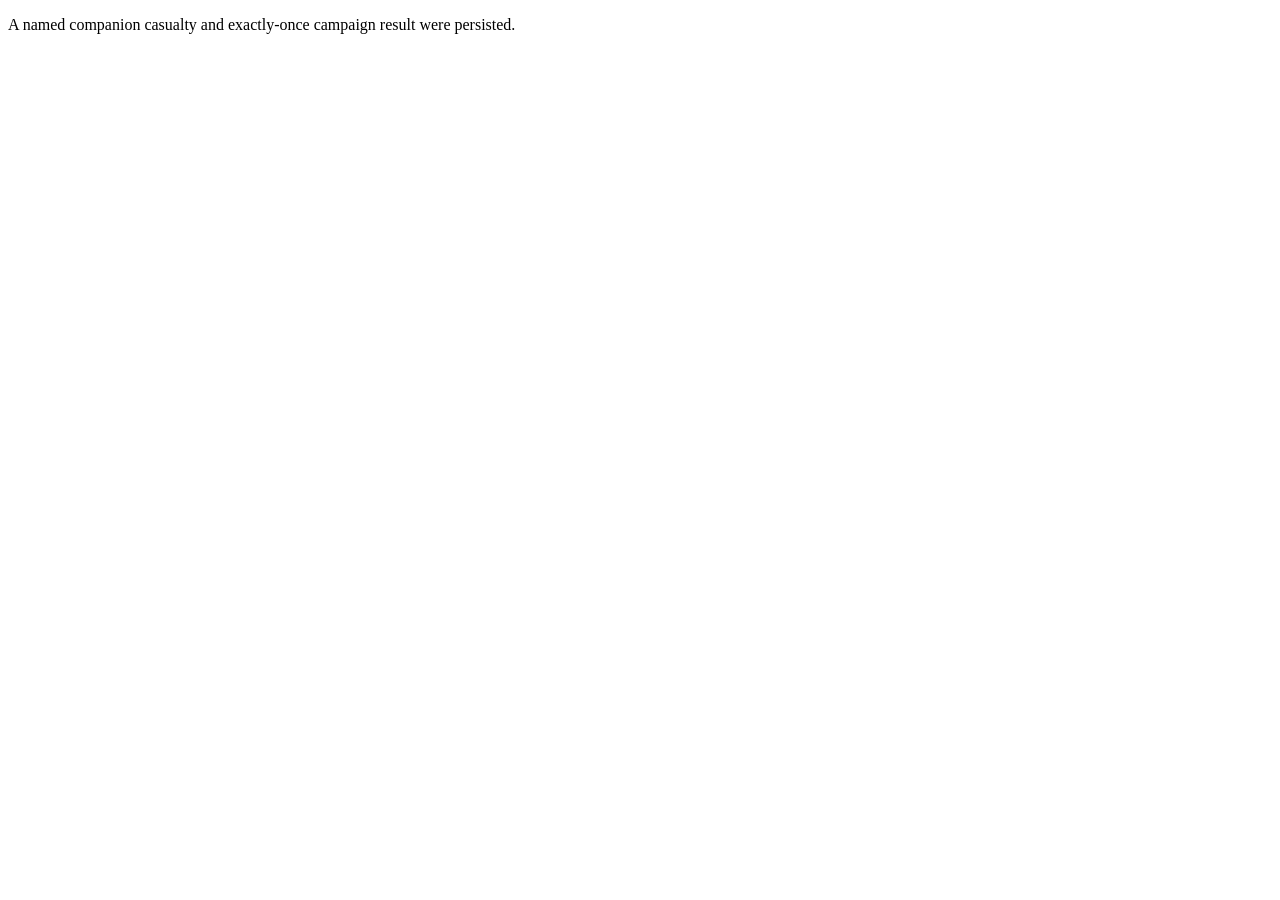
<file: .github/test-fixtures/campaign-battle-casualty.html>
<!doctype html>
<html lang="en">
<head><meta charset="utf-8"><meta name="viewport" content="width=device-width,initial-scale=1"><title>Campaign casualty browser fixture</title></head>
<body>
<p id="status" role="status">Preparing deterministic campaign battle…</p>
<script src="../../js/data/world.js"></script>
<script src="../../js/data/items.js"></script>
<script src="../../js/characters/campaign-roster.js"></script>
<script src="../../js/characters/party.js"></script>
<script src="../../js/characters/loyalty.js"></script>
<script src="../../js/characters/campaign-loyalty-adapter.js"></script>
<script src="../../js/core/campaign-time.js"></script>
<script src="../../js/core/campaign-resources.js"></script>
<script src="../../js/core/state.js"></script>
<script src="../../js/core/save.js"></script>
<script src="../../js/battle/battle-simulation.js"></script>
<script src="../../js/characters/campaign-battle.js"></script>
<script>
(function(){
 'use strict';
 const status=document.getElementById('status');
 const readSave=()=>JSON.parse(localStorage.getItem('ironCrownSave')||'null');
 if(sessionStorage.getItem('campaign-casualty-harness')==='complete'){
  window.casualtyHarness={reloaded:true,save:readSave()};
  status.textContent='The persisted casualty save survived a browser reload.';
  return;
 }
 try{
  const state=window.IronCrownState.createInitialState();
  state.current='kingsbridge';state.troops=0;state.health=100;state.camped=false;
  const roster=window.IronCrownCharacters.create({campaignId:'browser-live-casualty'});
  const mara=roster.add({name:'Mara Venn',role:'companion',motivation:'glory',trust:50,morale:0});
  state.characterRoster=roster;
  const party=window.IronCrownParty.create({roster,getActiveIds:()=>state.activePartyIds,setActiveIds:ids=>{state.activePartyIds=ids},maxSize:4});
  const assigned=party.assign(mara.id);
  if(!assigned.ok)throw new Error('Could not assign the seeded companion: '+assigned.reason);
  const saveSystem=window.IronCrownSave.create({
   getState:()=>state,
   getPlace:id=>window.IronCrownWorld.places.find(place=>place.id===id)||null,
   getDiscoveryIds:()=>window.IronCrownWorld.discoveries.map(item=>item.id),
   getItemIds:slot=>Object.keys(window.IronCrownItems).filter(id=>!slot||window.IronCrownItems[id].slot===slot),
   getCharacterRoster:()=>roster.snapshot(),
   setCharacterRoster:snapshot=>{state.characterRoster=window.IronCrownCharacters.restore(snapshot)},
   createCharacterRoster:()=>window.IronCrownCharacters.create(),
   resourceApi:window.IronCrownCampaignResources,
   getResourceSites:()=>window.IronCrownWorld.resourceSites,
   notify:()=>{},
   version:window.IronCrownState.saveVersion
  });
  let saves=0,campaign;
  campaign=window.IronCrownCampaignBattle.create({
   simulation:window.IronCrownBattleSimulation.create(),roster,party,getState:()=>state,
   save:()=>{
    state.activeBattle=campaign.active()?campaign.serialize():null;
    if(!saveSystem.save())throw new Error('The browser could not persist the campaign battle checkpoint/result');
    saves++;
   }
  });
  const started=campaign.start({id:'red-bandits',name:'Redvale Raiders',power:8},{id:'campaign-hero',name:'Commander',hp:100,maxHp:100,attack:1,defence:0,speed:400});
  if(!started.ok)throw new Error('The deterministic browser battle did not start: '+started.reason);
  campaign.setPlayerInput({moveX:1,moveY:1,facingX:1,facingY:1});
  let steps=0;
  while(campaign.active()&&steps<1000){campaign.step(.05);steps++;}
  if(campaign.active())throw new Error('The browser battle did not reach a terminal result');
  const result=campaign.getResult();
  const duplicate=campaign.applyResult(result);
  const save=readSave();
  sessionStorage.setItem('campaign-casualty-harness','complete');
  window.casualtyHarness={reloaded:false,characterId:mara.id,steps,result,duplicate,saves,save};
  status.textContent='A named companion casualty and exactly-once campaign result were persisted.';
 }catch(error){
  status.textContent='ERROR: '+(error&&error.message?error.message:String(error));
  throw error;
 }
})();
</script>
</body>
</html>
</file>
<file: styles/main.css>
:root{color-scheme:dark;--ink:#f0e6cd;--muted:#bdb397;--gold:#d9bd7d;--panel:#17231f;--line:#596653}
*{box-sizing:border-box}html,body{margin:0;width:100%;height:100%;overflow:hidden;background:#18251f;color:var(--ink);font-family:Georgia,serif}button{font:inherit;color:inherit;cursor:pointer}
#app{height:100%;display:grid;grid-template-rows:58px minmax(0,1fr) 66px;background:#18251f}
.top{display:flex;align-items:center;justify-content:space-between;gap:8px;padding:7px 12px;background:#111b18;border-bottom:1px solid #687052;z-index:3}
.brand{display:flex;align-items:center;gap:9px;min-width:0}.sigil{width:35px;height:35px;border:1px solid var(--gold);border-radius:50%;display:grid;place-items:center;color:var(--gold);font-size:20px}.brand strong{display:block;letter-spacing:2px;color:#ead9ad;font-size:16px}.brand small{display:block;color:#aaa184;font:9px Arial;letter-spacing:2px;margin-top:3px}
.stats{display:flex;gap:5px;justify-content:flex-end;flex-wrap:wrap}.stat{background:#202d26;border:1px solid #465344;border-radius:7px;padding:6px 8px;font:11px Arial;white-space:nowrap}.stat b{color:var(--gold);font-weight:600}
.main{position:relative;min-height:0;overflow:hidden}.map-wrap{position:absolute;inset:0;overflow:hidden;touch-action:none;cursor:grab}.map-wrap.drag{cursor:grabbing}svg{display:block;width:100%;height:100%;user-select:none}#world{transform-origin:0 0}
.hud{position:absolute;top:10px;left:10px;z-index:2;pointer-events:none;background:#14201ceF;border:1px solid #697253;border-radius:9px;padding:8px 11px;box-shadow:0 4px 15px #0005;max-width:220px}.eyebrow{font:9px Arial;letter-spacing:2px;color:#aaa587;text-transform:uppercase}.hud strong{display:block;color:#e5d1a0;font-size:15px;margin-top:3px}.hud span{font:11px Arial;color:#bdb69c}
.tools{position:absolute;top:10px;right:10px;display:flex;gap:5px;z-index:2}.tool{width:36px;height:36px;background:#17241eeF;border:1px solid #697253;border-radius:8px;font-size:17px}.explore-tool{display:none}.explore-tool.visible{display:grid;place-items:center;position:absolute;top:42px;right:0;border-color:#d9bd7d;color:#f0d99d}
.bottom{display:flex;align-items:center;justify-content:space-between;gap:8px;padding:7px 10px;background:#111b18;border-top:1px solid #687052;z-index:3}.travel{min-width:0}.travel b{display:block;color:#e5d1a0;font-size:12px}.travel small{color:#aaa58e;font:10px Arial}.actions{display:flex;gap:5px}.action{border:1px solid #687052;border-radius:7px;background:#29382d;padding:8px 10px;font-size:11px;white-space:nowrap}.primary{background:#665537;border-color:#b99b5c;color:#fff0cb}.action:disabled{opacity:.4}.camp-rest{display:none}.camp-rest.visible{display:inline-block}
.drawer{position:absolute;right:10px;top:58px;bottom:10px;width:min(300px,calc(100% - 20px));z-index:4;display:none;overflow:auto;background:#17231ff5;border:1px solid #75694b;border-radius:11px;padding:14px;box-shadow:0 12px 35px #0009}.drawer.open{display:block}.drawer-head{display:flex;justify-content:space-between;align-items:start}.drawer h2{font-size:22px;color:#e4ce98;margin:5px 0 8px}.drawer p{color:#c1baa0;font:13px/1.5 Arial}.tag{display:inline-block;border:1px solid #716b50;color:#d9c48e;border-radius:20px;padding:3px 8px;font:9px Arial;text-transform:uppercase}.row{display:flex;justify-content:space-between;border-top:1px solid #3d4b3e;padding:8px 0;font:12px Arial;color:#bdb69c}.row b{color:#eee0bd;font-weight:400}.close{border:0;background:none;font-size:23px;color:#c9bd9b}
.legend{position:absolute;left:10px;bottom:10px;z-index:2;display:flex;gap:6px;pointer-events:none}.legend span{font:9px Arial;color:#e2d9bd;background:#17231dcc;border:1px solid #59634d;border-radius:20px;padding:5px 7px}
.toast{position:absolute;left:50%;bottom:78px;transform:translateX(-50%);z-index:6;background:#17231ff5;border:1px solid #b59a5c;border-radius:8px;padding:8px 12px;font:11px Arial;color:#f0dfb4;opacity:0;pointer-events:none;transition:opacity .2s;white-space:nowrap}.toast.show{opacity:1}
@media(max-width:620px){#app{grid-template-rows:54px minmax(0,1fr) 62px}.brand strong{font-size:13px}.brand small{font-size:8px}.stat{font-size:10px;padding:5px 6px}.stat.hide{display:none}.hud{top:8px;left:8px;padding:7px 9px;max-width:175px}.hud strong{font-size:13px}.hud span{font-size:10px}.tools{top:8px;right:8px}.tool{width:33px;height:33px}.bottom{padding:6px 7px}.action{padding:8px 8px;font-size:10px}.travel b{font-size:10px}.travel small{font-size:9px}.legend{display:none}.drawer{top:50px;right:7px;bottom:7px;width:min(285px,calc(100% - 14px))}}

.town-panel{position:absolute;left:50%;top:50%;transform:translate(-50%,-50%);width:min(560px,calc(100% - 28px));max-height:calc(100% - 28px);overflow:auto;z-index:5;display:none;background:#17231ff7;border:1px solid #9b8555;border-radius:13px;padding:18px;box-shadow:0 16px 50px #000b}.town-panel.open{display:block}.town-head{display:flex;justify-content:space-between;gap:12px;align-items:flex-start}.town-head h2{margin:5px 0;color:#e4ce98;font-size:25px}.town-head p,.town-section p{font:13px/1.45 Arial;color:#c1baa0;margin:5px 0 10px}.town-balance{display:flex;gap:8px;flex-wrap:wrap;padding:10px 0;border-top:1px solid #3d4b3e;border-bottom:1px solid #3d4b3e;font:12px Arial;color:#bdb69c}.town-balance b{color:#e5d1a0}.town-section{padding:12px 0;border-bottom:1px solid #3d4b3e}.town-section h3{margin:0;color:#e4ce98;font-size:17px}.town-actions{display:flex;gap:7px;flex-wrap:wrap}.town-note{font:11px/1.4 Arial;color:#d9bd7d;margin:12px 0 0}@media(max-width:620px){.town-panel{padding:13px}.town-head h2{font-size:21px}.town-actions .action{flex:1;white-space:normal}}

.inventory-list{display:grid;gap:7px}.inventory-row{display:flex;align-items:center;justify-content:space-between;gap:8px;padding:7px 0;border-top:1px solid #3d4b3e;font:12px Arial;color:#e7ddc1}.inventory-row .action{padding:6px 9px}.inventory-row .action:disabled{opacity:.55}

.roaming-party{cursor:pointer}.roaming-party:focus{outline:none;filter:drop-shadow(0 0 5px #f0dfb4)}.roaming-party text{font-size:13px;pointer-events:none}


.map-wrap:focus-visible{outline:3px solid #d9bd7d;outline-offset:2px}
#regionLandmarks .region-landmark{fill:#f1e6c9;opacity:.42;font-family:Georgia,serif;font-size:18px;font-weight:bold;letter-spacing:2px;text-anchor:middle;paint-order:stroke;stroke:#17231d;stroke-width:5;stroke-linejoin:round}
.resource-site{cursor:pointer}.resource-site:focus{outline:none;filter:drop-shadow(0 0 5px #f0dfb4)}.resource-site text{pointer-events:none}
.resource-filter{position:absolute;top:56px;left:10px;z-index:2;display:flex;align-items:center;gap:7px;padding:7px 9px;background:#17241eef;border:1px solid #697253;border-radius:8px;font:10px Arial;color:#e2d9bd}.resource-filter label{color:#d9bd7d}.resource-filter select{max-width:125px;background:#26372d;color:#f0e6cd;border:1px solid #687052;border-radius:5px;padding:5px;font:11px Arial}.resource-filter span{color:#bdb397;white-space:nowrap}
@media(max-width:620px){.resource-filter{top:52px;left:8px;gap:5px;padding:5px 7px}.resource-filter select{max-width:105px}}
.resource-panel{position:absolute;right:10px;top:58px;bottom:10px;width:min(300px,calc(100% - 20px));z-index:4;display:none;overflow:auto;background:#17231ff5;border:1px solid #75694b;border-radius:11px;padding:14px;box-shadow:0 12px 35px #0009}.resource-panel.open{display:block}.resource-panel h2{font-size:22px;color:#e4ce98;margin:5px 0 8px}.resource-panel p{color:#c1baa0;font:13px/1.5 Arial}.resource-note{font-size:11px!important;color:#d9bd7d!important;margin:12px 0 0}
@media(max-width:620px){.resource-panel{top:auto;right:7px;left:7px;bottom:7px;width:auto;max-height:58%;padding:13px}}

.named-recruit-section{margin-top:14px;padding-top:12px;border-top:1px solid #3d4b3e}.named-recruit-section h4{margin:0;color:#d9bd7d;font-size:14px}.named-recruit-list{display:grid;gap:8px;margin-top:8px}.named-recruit-card{display:flex;align-items:center;justify-content:space-between;gap:10px;padding:9px;border:1px solid #3d4b3e;border-radius:8px;background:#202e25}.named-recruit-card strong{display:block;color:#e7ddc1;font:600 12px Arial}.named-recruit-card p{margin:4px 0 0;color:#bdb69c;font:11px/1.4 Arial}.named-recruit-card .action{flex:0 0 auto;max-width:145px;white-space:normal}@media(max-width:620px){.named-recruit-card{align-items:flex-start;flex-direction:column}.named-recruit-card .action{width:100%;max-width:none}}

.company-panel{z-index:7}.company-empty{margin:4px 0;padding:10px;border:1px dashed #596653;border-radius:8px;color:#bdb69c;font:12px/1.45 Arial}

.resource-actions{display:grid;gap:7px;margin-top:10px}.resource-status{min-height:2.5em;margin:10px 0;color:#e0d2a8;font:12px/1.45 Arial}.resource-actions .action{width:100%}
</file>
<file: styles/battle.css>
.battle-overlay{position:fixed;inset:0;z-index:30;display:grid;place-items:center;padding:10px;background:#09120ff2;overflow:auto}
.battle-overlay[hidden]{display:none}
.battle-dialog{width:min(1080px,100%);max-height:100%;overflow:auto;padding:clamp(10px,2vw,18px);border:1px solid #a58a55;border-radius:14px;background:#17231f;box-shadow:0 18px 60px #000c;color:#f0e6cd}
.battle-header{display:flex;align-items:flex-start;justify-content:space-between;gap:14px;padding-bottom:10px}
.battle-header h2{margin:4px 0;color:#e4ce98;font-size:clamp(20px,3vw,28px)}
.battle-header p{margin:4px 0 0;color:#c1baa0;font:12px/1.4 Arial,sans-serif}
.battle-header-actions{display:flex;flex:0 0 auto;align-items:center;gap:7px;flex-wrap:wrap}
.battle-pause{border:1px solid #887548;border-radius:8px;background:#2c3c30;color:#f0e6cd;padding:9px 13px}
.battle-retreat{flex:0 0 auto;border:1px solid #9a6257;border-radius:8px;background:#512d29;color:#f7dfd4;padding:9px 13px}
.battle-stats{display:grid;grid-template-columns:repeat(4,minmax(0,1fr));gap:7px;margin:8px 0}
.battle-stats>div{display:flex;justify-content:space-between;align-items:center;gap:7px;padding:8px 10px;border:1px solid #475542;border-radius:8px;background:#202e25;font:11px Arial,sans-serif}
.battle-stats span{color:#bdb69c}.battle-stats b{color:#e5d1a0}
.battle-stage{overflow:hidden;border:2px solid #9b8555;border-radius:10px;background:#456b46;box-shadow:0 8px 22px #0007}
#battleCanvas{display:block;width:100%;height:auto;aspect-ratio:1000/620;touch-action:none;outline-offset:-4px}
#battleCanvas:focus-visible{outline:3px solid #f1d58d}
.battle-controls{display:grid;grid-template-columns:minmax(150px,220px) 1fr;align-items:center;gap:14px;padding:12px 0}
.battle-pad{display:grid;grid-template-columns:repeat(3,1fr);gap:5px;max-width:210px;margin:auto}
.battle-pad button,.battle-actions button{min-height:42px;border:1px solid #887548;border-radius:8px;background:#2c3c30;color:#f0e6cd;font:600 13px Arial,sans-serif;touch-action:none}
.battle-pad button{font-size:18px}
.battle-actions{display:flex;flex-wrap:wrap;gap:7px;justify-content:flex-end}
.battle-actions button{padding:9px 14px;touch-action:manipulation}
.battle-actions .battle-primary,.battle-result .battle-primary{background:#8b6c35;border-color:#d7b96f;color:#fff1c9}
.battle-message{min-height:2.5em;margin:2px 0 0;color:#d9bd7d;font:12px/1.45 Arial,sans-serif}
.battle-result{margin-top:10px;padding:14px;border:1px solid #9b8555;border-radius:10px;background:#202e25}
.battle-result[hidden]{display:none}
.battle-result h3{margin:0;color:#e5d1a0;font-size:22px}
.battle-result p{margin:6px 0 12px;color:#d6ceb8;font:13px/1.5 Arial,sans-serif}
.battle-result button{padding:10px 15px;border-radius:8px}
.battle-pad button:focus-visible,.battle-actions button:focus-visible,.battle-header button:focus-visible,.battle-result button:focus-visible{outline:3px solid #f1d58d;outline-offset:2px}
.battle-pad button:disabled,.battle-actions button:disabled,.battle-header button:disabled{opacity:.45;cursor:not-allowed}
@media(max-width:620px){
 .battle-dialog{padding:10px;border-radius:10px}
 .battle-stats{grid-template-columns:repeat(2,minmax(0,1fr))}
 .battle-controls{grid-template-columns:1fr;gap:9px}
 .battle-actions{justify-content:center}
 .battle-actions button{flex:1;min-width:95px;padding:10px 8px}
 .battle-pad{width:min(100%,220px)}
 .battle-header h2{font-size:20px}
}
</file>
